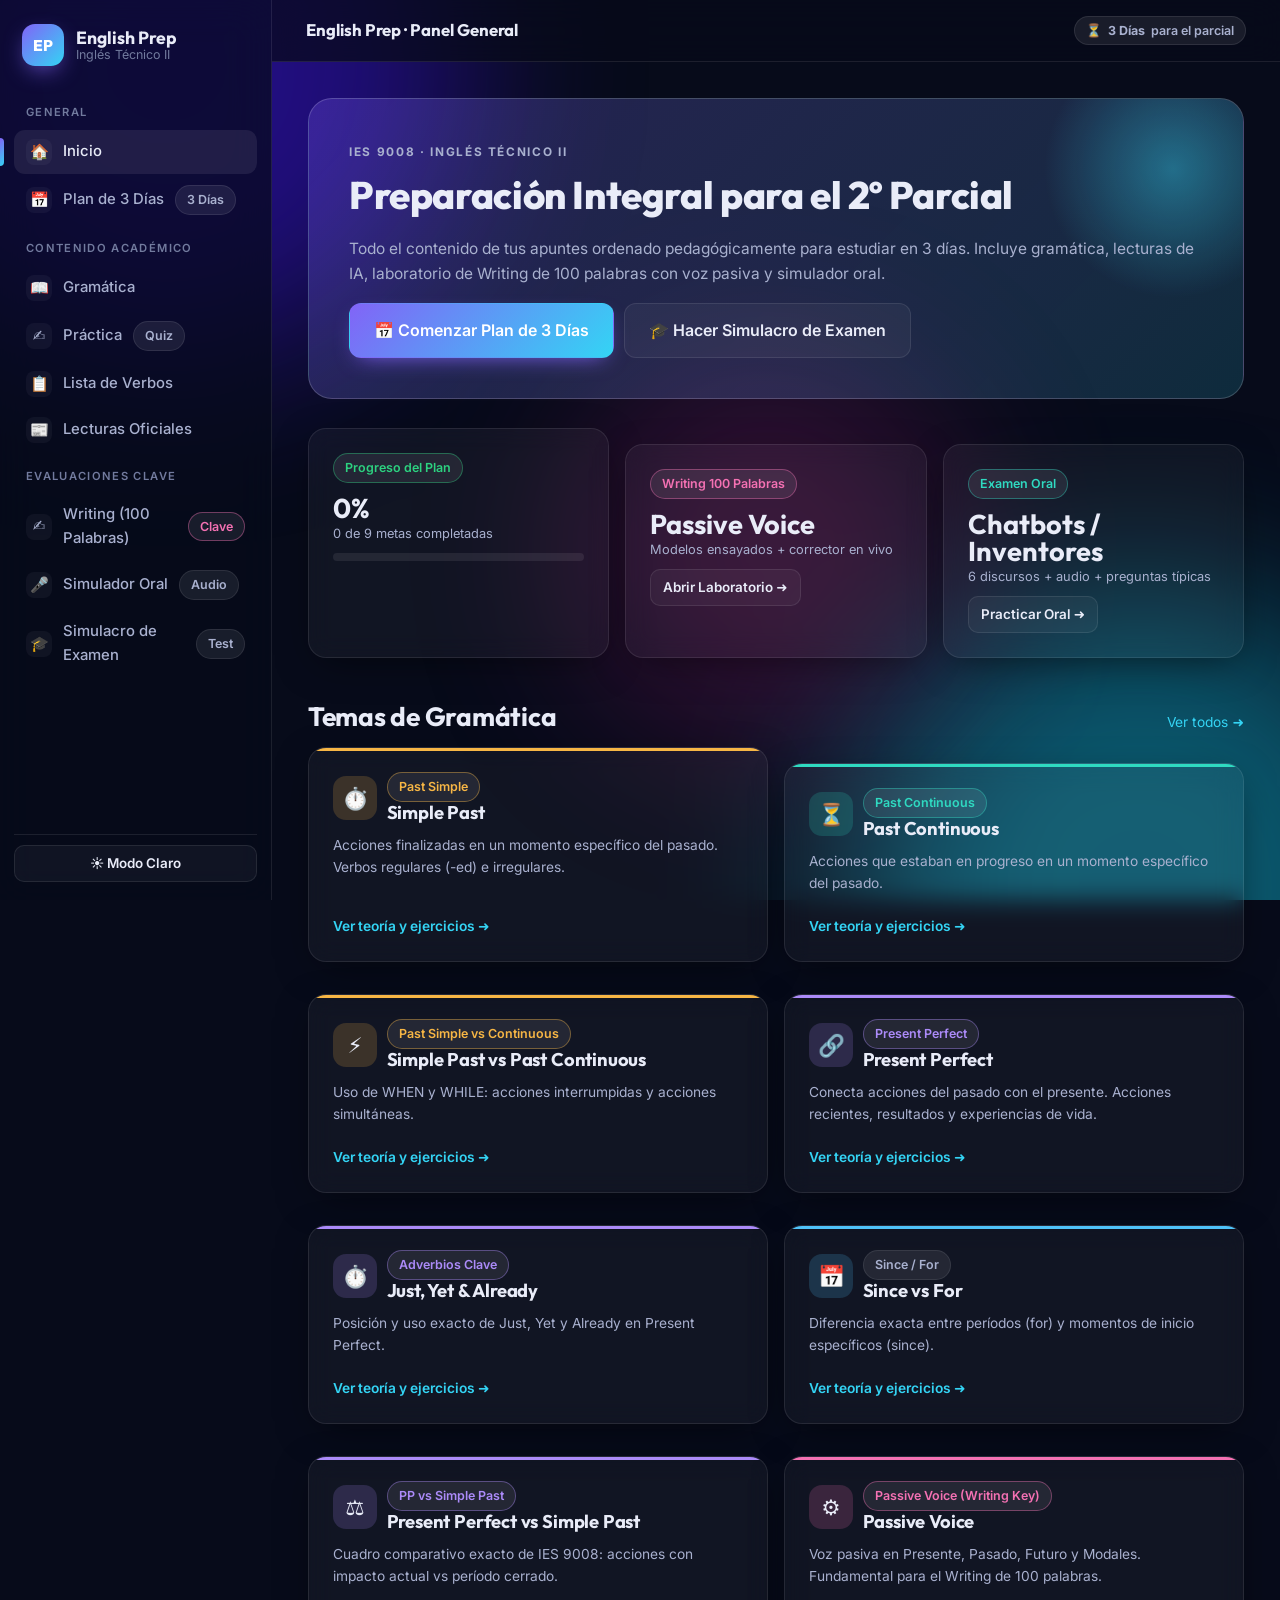
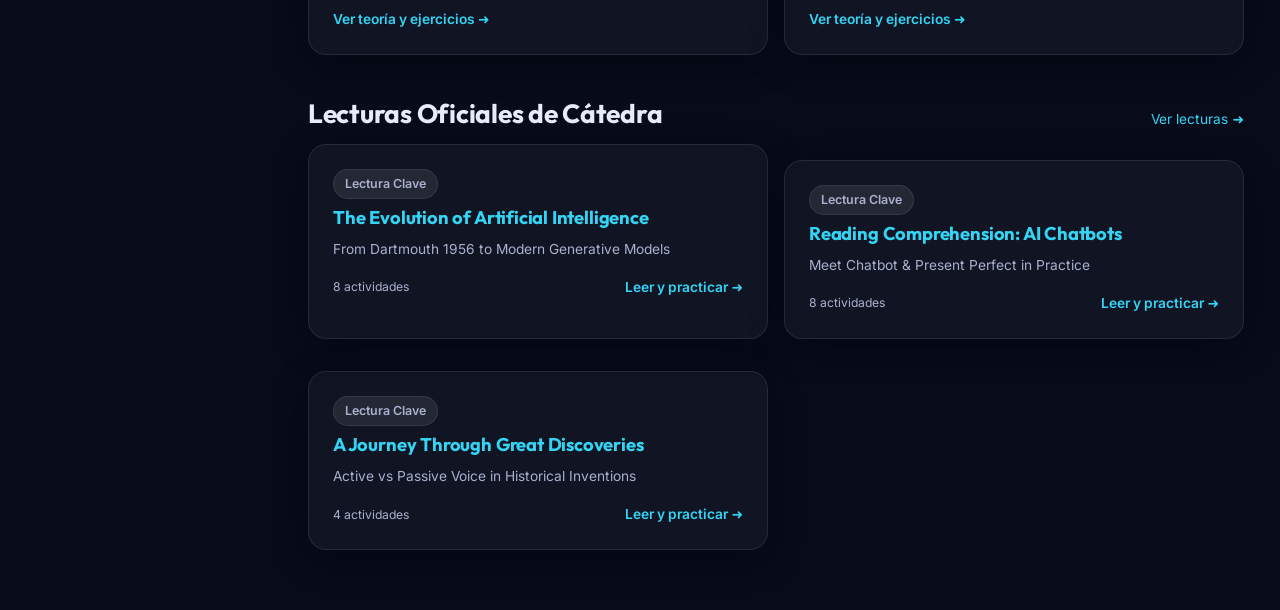
<file: index.html>
<!DOCTYPE html>
<html lang="es">
<head>
  <meta charset="UTF-8">
  <meta http-equiv="refresh" content="0; url=app/index.html">
  <title>English Prep · Redirigiendo...</title>
</head>
<body>
  <p>Redirigiendo a <a href="app/index.html">English Prep</a>...</p>
  <script>window.location.replace("app/index.html");</script>
</body>
</html>
</file>
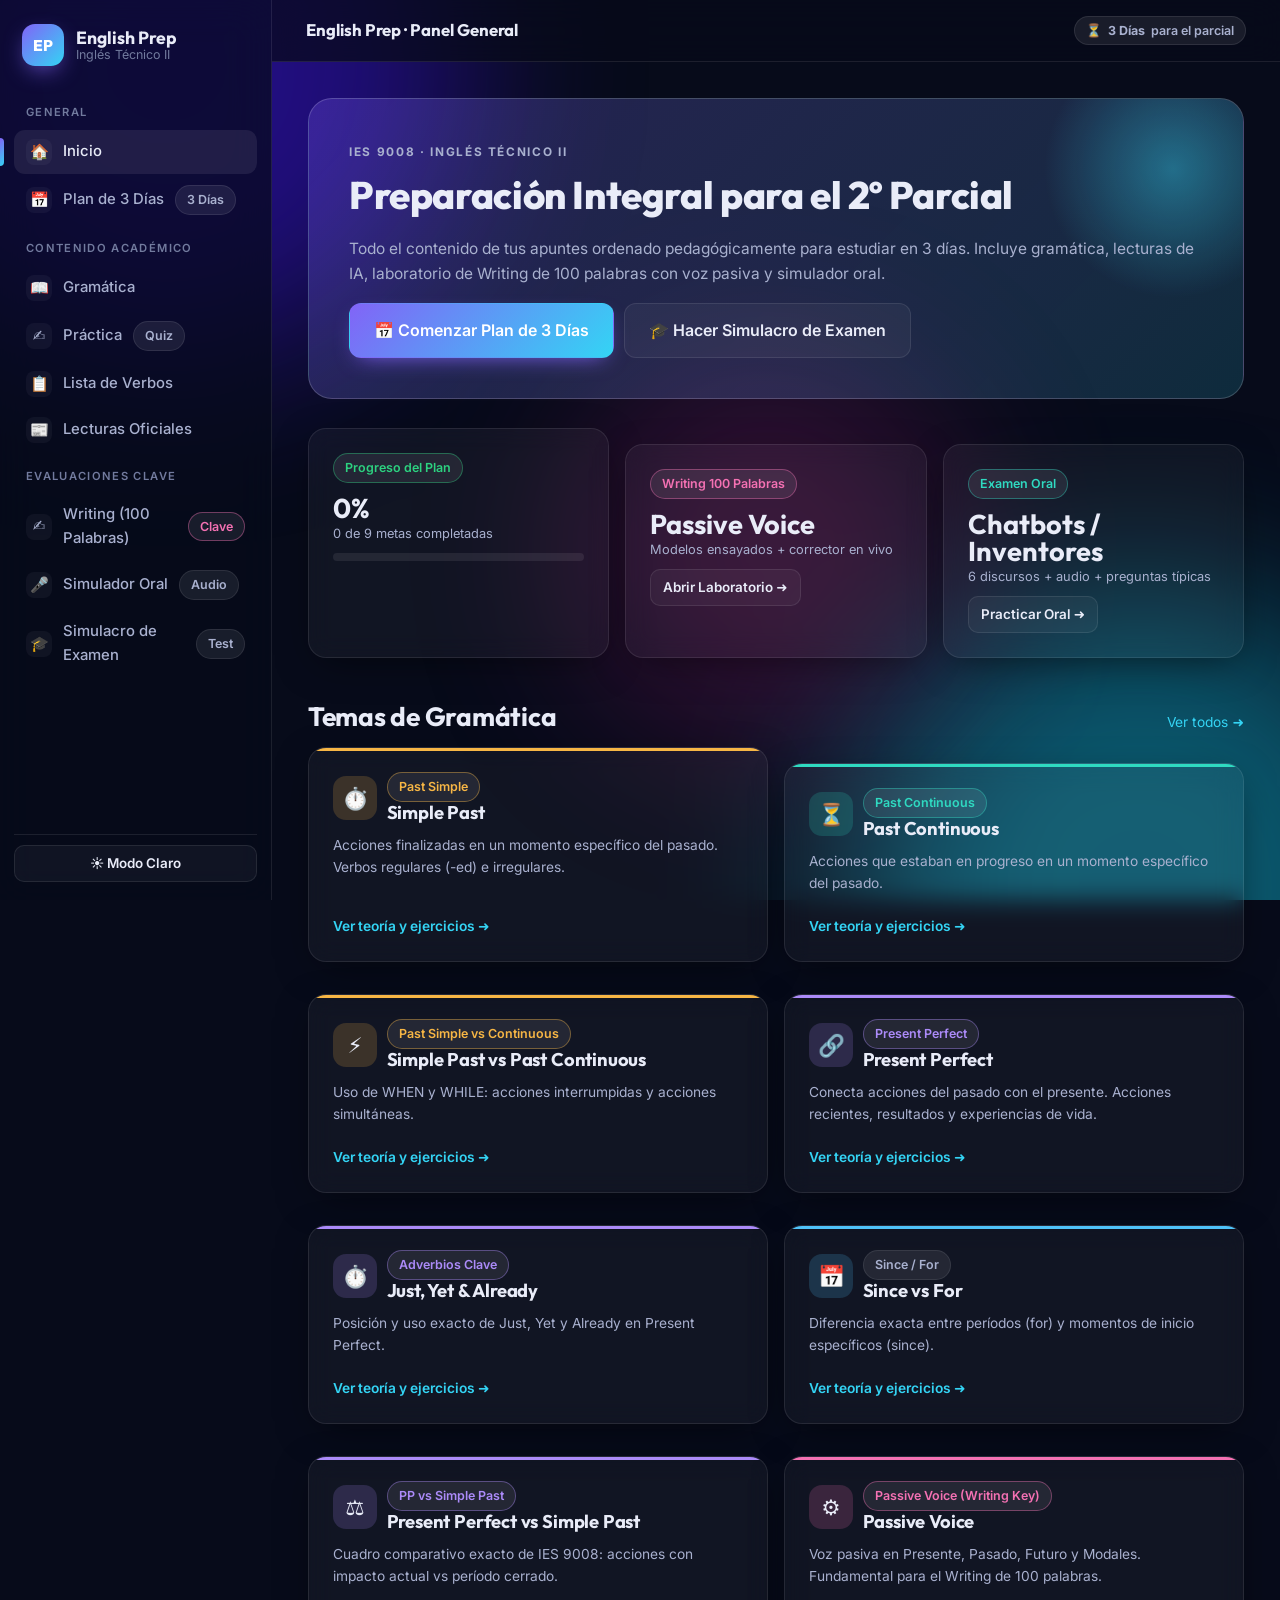
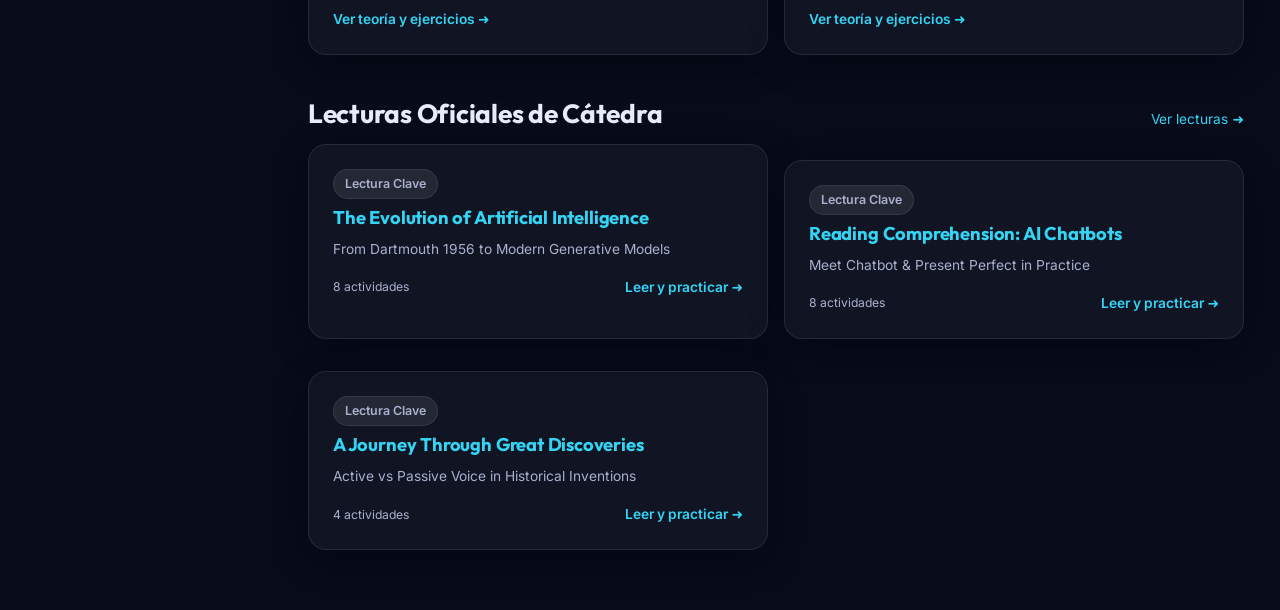
<file: app/index.html>
<!DOCTYPE html>
<html lang="es" data-theme="dark">
<head>
  <meta charset="UTF-8">
  <meta name="viewport" content="width=device-width, initial-scale=1, viewport-fit=cover">
  <title>English Prep · Inglés Técnico II — Repaso para el parcial</title>
  <meta name="description" content="Aplicación interactiva para repasar Inglés Técnico II: Simple Past, Past Continuous, Present Perfect, Since/For, Just/Yet/Already, Passive Voice, writing de 100 palabras y oral sobre chatbots e inventores.">
  <meta name="theme-color" content="#070b1a">
  <link rel="preconnect" href="https://fonts.googleapis.com">
  <link rel="preconnect" href="https://fonts.gstatic.com" crossorigin>
  <link href="https://fonts.googleapis.com/css2?family=Inter:wght@400;500;600;700&family=Outfit:wght@500;600;700;800&display=swap" rel="stylesheet">
  <link rel="stylesheet" href="css/styles.css">
</head>
<body>
  <div class="bg-blobs" aria-hidden="true"><span></span><span></span><span></span></div>

  <div class="app">
    <aside class="sidebar" id="sidebar" aria-label="Navegación principal">
      <a class="brand" href="#/">
        <span class="brand-logo">EP</span>
        <span class="brand-text"><strong>English Prep</strong><small>Inglés Técnico II</small></span>
      </a>
      <nav id="side-nav" class="side-nav"></nav>
      <div class="sidebar-foot">
        <button class="btn ghost sm full" id="theme-toggle" type="button"></button>
      </div>
    </aside>
    <div class="scrim" id="scrim"></div>

    <div class="main-wrap">
      <header class="topbar">
        <button class="icon-btn" id="menu-btn" type="button" aria-label="Abrir menú"></button>
        <div class="topbar-title" id="topbar-title">English Prep</div>
        <div class="topbar-actions">
          <span class="pill countdown-pill" id="countdown-pill"></span>
        </div>
      </header>
      <main id="view" class="view" tabindex="-1"></main>
    </div>

    <nav class="bottom-nav" id="bottom-nav" aria-label="Navegación móvil"></nav>
  </div>

  <div id="toast" class="toast" role="status" aria-live="polite"></div>

  <script src="js/helpers.js"></script>
  <script src="js/data/grammar-past.js"></script>
  <script src="js/data/grammar-perfect.js"></script>
  <script src="js/data/grammar-passive.js"></script>
  <script src="js/data/verbs.js"></script>
  <script src="js/data/readings.js"></script>
  <script src="js/data/writing.js"></script>
  <script src="js/data/oral.js"></script>
  <script src="js/engine.js"></script>
  <script src="js/app.js"></script>
</body>
</html>
</file>
<file: app/css/styles.css>
/* =========================================================
   English Prep — Design system
   ========================================================= */
:root {
  --font-body: 'Inter', system-ui, -apple-system, Segoe UI, Roboto, sans-serif;
  --font-head: 'Outfit', 'Inter', system-ui, sans-serif;

  /* Tense colour language (used everywhere, consistently) */
  --c-ps: hsl(38, 92%, 62%);    /* Simple Past        – amber   */
  --c-pc: hsl(171, 70%, 52%);   /* Past Continuous    – teal    */
  --c-pp: hsl(258, 90%, 76%);   /* Present Perfect    – violet  */
  --c-pv: hsl(330, 86%, 70%);   /* Passive Voice      – pink    */
  --c-sf: hsl(199, 92%, 64%);   /* Since / For        – sky     */
  --c-ok: hsl(150, 65%, 50%);
  --c-bad: hsl(355, 85%, 64%);
  --c-warn: hsl(40, 95%, 58%);

  --accent: hsl(252, 90%, 68%);
  --accent-2: hsl(190, 90%, 58%);
  --grad: linear-gradient(135deg, var(--accent) 0%, var(--accent-2) 100%);

  --radius: 18px;
  --radius-sm: 12px;
  --sidebar-w: 272px;
  --topbar-h: 62px;
  --bottom-h: 66px;
  --ease: cubic-bezier(.2, .8, .2, 1);
}

[data-theme="dark"] {
  --bg: #070b1a;
  --bg-2: #0d1328;
  --surface: rgba(255, 255, 255, .045);
  --surface-2: rgba(255, 255, 255, .08);
  --surface-solid: #111832;
  --border: rgba(255, 255, 255, .09);
  --border-strong: rgba(255, 255, 255, .18);
  --text: #e9ecf8;
  --text-2: #a9b1cf;
  --text-3: #727b9e;
  --shadow: 0 10px 40px -12px rgba(0, 0, 0, .6);
  --blob-op: .55;
}

[data-theme="light"] {
  --bg: #f3f5fc;
  --bg-2: #e9edf9;
  --surface: rgba(255, 255, 255, .72);
  --surface-2: rgba(255, 255, 255, .95);
  --surface-solid: #ffffff;
  --border: rgba(20, 30, 80, .10);
  --border-strong: rgba(20, 30, 80, .22);
  --text: #141a33;
  --text-2: #49516f;
  --text-3: #7a82a3;
  --shadow: 0 10px 34px -14px rgba(30, 40, 100, .28);
  --blob-op: .28;
  --c-ps: hsl(32, 90%, 45%);
  --c-pc: hsl(172, 75%, 32%);
  --c-pp: hsl(258, 70%, 55%);
  --c-pv: hsl(330, 75%, 50%);
  --c-sf: hsl(199, 85%, 40%);
  --c-ok: hsl(150, 65%, 36%);
  --c-bad: hsl(355, 75%, 50%);
}

* { box-sizing: border-box; }
html { -webkit-text-size-adjust: 100%; scroll-behavior: smooth; }
body {
  margin: 0;
  font-family: var(--font-body);
  font-size: 15.5px;
  line-height: 1.6;
  color: var(--text);
  background: var(--bg);
  min-height: 100vh;
  overflow-x: hidden;
  -webkit-tap-highlight-color: transparent;
}
h1, h2, h3, h4 { font-family: var(--font-head); line-height: 1.2; margin: 0 0 .5em; letter-spacing: -.01em; }
h1 { font-size: clamp(1.7rem, 3.4vw, 2.4rem); font-weight: 800; }
h2 { font-size: clamp(1.3rem, 2.4vw, 1.65rem); font-weight: 700; }
h3 { font-size: 1.15rem; font-weight: 700; }
h4 { font-size: 1rem; font-weight: 600; }
p { margin: 0 0 .8em; }
a { color: var(--accent-2); text-decoration: none; }
button, input, textarea, select { font: inherit; color: inherit; }
::selection { background: color-mix(in srgb, var(--accent) 45%, transparent); }
.muted { color: var(--text-2); }
.small { font-size: .86rem; }
.tiny { font-size: .76rem; }
.center { text-align: center; }
.mt-0 { margin-top: 0 } .mt-1 { margin-top: .5rem } .mt-2 { margin-top: 1rem } .mt-3 { margin-top: 1.6rem }
.mb-0 { margin-bottom: 0 } .mb-1 { margin-bottom: .5rem } .mb-2 { margin-bottom: 1rem } .mb-3 { margin-bottom: 1.6rem }
.row { display: flex; gap: .6rem; align-items: center; flex-wrap: wrap; }
.row.between { justify-content: space-between; }
.stack { display: flex; flex-direction: column; gap: .8rem; }
.hidden { display: none !important; }
.grad-text { background: var(--grad); -webkit-background-clip: text; background-clip: text; color: transparent; }

/* ---------- animated background ---------- */
.bg-blobs { position: fixed; inset: 0; z-index: -1; overflow: hidden; pointer-events: none; }
.bg-blobs span {
  position: absolute; width: 46vmax; height: 46vmax; border-radius: 50%;
  filter: blur(90px); opacity: var(--blob-op);
  animation: drift 26s ease-in-out infinite alternate;
}
.bg-blobs span:nth-child(1) { background: hsl(252, 85%, 45%); top: -18vmax; left: -10vmax; }
.bg-blobs span:nth-child(2) { background: hsl(190, 85%, 38%); bottom: -22vmax; right: -12vmax; animation-delay: -8s; }
.bg-blobs span:nth-child(3) { background: hsl(320, 70%, 40%); top: 40%; left: 45%; width: 30vmax; height: 30vmax; opacity: calc(var(--blob-op) * .5); animation-delay: -15s; }
@keyframes drift { to { transform: translate(6vmax, 4vmax) scale(1.12); } }

/* ---------- layout ---------- */
.app { display: grid; grid-template-columns: var(--sidebar-w) 1fr; min-height: 100vh; }
.sidebar {
  position: sticky; top: 0; height: 100vh; overflow-y: auto;
  padding: 18px 14px; display: flex; flex-direction: column; gap: 10px;
  border-right: 1px solid var(--border);
  background: color-mix(in srgb, var(--bg) 70%, transparent);
  backdrop-filter: blur(18px); -webkit-backdrop-filter: blur(18px);
  z-index: 40;
}
.brand { display: flex; align-items: center; gap: 12px; padding: 6px 8px 14px; color: var(--text); }
.brand-logo {
  width: 42px; height: 42px; border-radius: 13px; display: grid; place-items: center;
  font-family: var(--font-head); font-weight: 800; color: #fff; background: var(--grad);
  box-shadow: 0 8px 24px -8px var(--accent);
}
.brand-text { display: flex; flex-direction: column; line-height: 1.15; }
.brand-text strong { font-family: var(--font-head); font-size: 1.1rem; }
.brand-text small { color: var(--text-3); font-size: .78rem; }
.side-nav { display: flex; flex-direction: column; gap: 2px; flex: 1; }
.nav-label { font-size: .7rem; text-transform: uppercase; letter-spacing: .12em; color: var(--text-3); padding: 14px 12px 6px; font-weight: 600; }
.nav-link {
  display: flex; align-items: center; gap: 11px; padding: 9px 12px; border-radius: 11px;
  color: var(--text-2); font-weight: 500; font-size: .93rem; transition: background .2s, color .2s;
  position: relative;
}
.nav-link:hover { background: var(--surface); color: var(--text); }
.nav-link.active { background: var(--surface-2); color: var(--text); }
.nav-link.active::before { content: ''; position: absolute; left: -14px; top: 8px; bottom: 8px; width: 4px; border-radius: 0 4px 4px 0; background: var(--grad); }
.nav-ico { width: 26px; height: 26px; border-radius: 8px; display: grid; place-items: center; font-size: .95rem; flex: none; background: var(--surface); }
.nav-link .nav-meta { margin-left: auto; font-size: .72rem; color: var(--text-3); }
.nav-dot { width: 8px; height: 8px; border-radius: 50%; margin-left: auto; flex: none; }
.sidebar-foot { padding-top: 10px; border-top: 1px solid var(--border); }

.main-wrap { min-width: 0; display: flex; flex-direction: column; }
.topbar {
  position: sticky; top: 0; z-index: 30; height: var(--topbar-h);
  display: flex; align-items: center; gap: 12px; padding: 0 clamp(14px, 3vw, 34px);
  background: color-mix(in srgb, var(--bg) 72%, transparent);
  backdrop-filter: blur(16px); -webkit-backdrop-filter: blur(16px);
  border-bottom: 1px solid var(--border);
}
.topbar-title { font-family: var(--font-head); font-weight: 700; font-size: 1.05rem; white-space: nowrap; overflow: hidden; text-overflow: ellipsis; flex: 1; }
.topbar-actions { display: flex; gap: 8px; align-items: center; }
.icon-btn {
  display: none; width: 40px; height: 40px; border-radius: 12px; border: 1px solid var(--border);
  background: var(--surface); cursor: pointer; place-items: center; flex: none;
}
.view { padding: clamp(16px, 3vw, 36px); padding-bottom: 60px; max-width: 1180px; width: 100%; margin: 0 auto; outline: none; animation: viewIn .45s var(--ease); }
@keyframes viewIn { from { opacity: 0; transform: translateY(10px); } to { opacity: 1; transform: none; } }
.scrim { display: none; }
.bottom-nav { display: none; }

@media (max-width: 920px) {
  .app { grid-template-columns: 1fr; }
  .sidebar {
    position: fixed; left: 0; top: 0; bottom: 0; width: min(86vw, 310px);
    transform: translateX(-105%); transition: transform .35s var(--ease);
    background: var(--surface-solid); box-shadow: var(--shadow);
  }
  body.menu-open .sidebar { transform: none; }
  .scrim { display: block; position: fixed; inset: 0; background: rgba(0,0,0,.5); opacity: 0; pointer-events: none; transition: opacity .3s; z-index: 35; }
  body.menu-open .scrim { opacity: 1; pointer-events: auto; }
  .icon-btn { display: grid; }
  .view { padding-bottom: calc(var(--bottom-h) + 40px + env(safe-area-inset-bottom)); }
  .bottom-nav {
    display: grid; grid-template-columns: repeat(5, 1fr);
    position: fixed; left: 0; right: 0; bottom: 0; z-index: 30;
    height: calc(var(--bottom-h) + env(safe-area-inset-bottom)); padding-bottom: env(safe-area-inset-bottom);
    background: color-mix(in srgb, var(--surface-solid) 88%, transparent);
    backdrop-filter: blur(16px); -webkit-backdrop-filter: blur(16px);
    border-top: 1px solid var(--border);
  }
  .bottom-nav a {
    display: flex; flex-direction: column; align-items: center; justify-content: center; gap: 2px;
    color: var(--text-3); font-size: .7rem; font-weight: 600;
  }
  .bottom-nav a .bn-ico { font-size: 1.25rem; line-height: 1; transition: transform .2s; }
  .bottom-nav a.active { color: var(--text); }
  .bottom-nav a.active .bn-ico { transform: translateY(-2px) scale(1.1); }
  .countdown-pill { font-size: .72rem !important; }
}

/* ---------- surfaces ---------- */
.card {
  background: var(--surface); border: 1px solid var(--border); border-radius: var(--radius);
  padding: clamp(16px, 2.4vw, 24px); box-shadow: var(--shadow);
  backdrop-filter: blur(12px); -webkit-backdrop-filter: blur(12px);
}
.card.flat { box-shadow: none; }
.card.pad-lg { padding: clamp(20px, 3.4vw, 34px); }
.card + .card { margin-top: 16px; }
.card-title { display: flex; align-items: center; gap: 10px; margin-bottom: 12px; }
.card-title h3 { margin: 0; }
.grid { display: grid; gap: 16px; }
.grid.c2 { grid-template-columns: repeat(auto-fill, minmax(min(100%, 330px), 1fr)); }
.grid.c3 { grid-template-columns: repeat(auto-fill, minmax(min(100%, 250px), 1fr)); }
.grid.c4 { grid-template-columns: repeat(auto-fill, minmax(min(100%, 190px), 1fr)); }
.section { margin-top: 30px; }
.section-head { display: flex; align-items: flex-end; justify-content: space-between; gap: 12px; margin-bottom: 14px; flex-wrap: wrap; }
.section-head h2 { margin: 0; }

.hero {
  position: relative; overflow: hidden; border-radius: 24px; padding: clamp(22px, 4vw, 40px);
  background: linear-gradient(135deg, color-mix(in srgb, var(--accent) 26%, transparent), color-mix(in srgb, var(--accent-2) 16%, transparent));
  border: 1px solid var(--border-strong);
}
.hero::after {
  content: ''; position: absolute; right: -60px; top: -60px; width: 260px; height: 260px; border-radius: 50%;
  background: radial-gradient(circle, color-mix(in srgb, var(--accent-2) 40%, transparent), transparent 70%);
}
.hero > * { position: relative; z-index: 1; }
.hero .eyebrow { text-transform: uppercase; letter-spacing: .14em; font-size: .74rem; font-weight: 700; color: var(--text-2); }

/* ---------- buttons, pills ---------- */
.btn {
  display: inline-flex; align-items: center; justify-content: center; gap: 8px;
  padding: 11px 18px; border-radius: 12px; border: 1px solid transparent; cursor: pointer;
  font-weight: 600; font-size: .93rem; transition: transform .15s, box-shadow .2s, background .2s, border-color .2s;
  background: var(--grad); color: #fff; box-shadow: 0 8px 22px -10px var(--accent); white-space: nowrap;
  text-decoration: none;
}
.btn:hover { transform: translateY(-1px); box-shadow: 0 12px 28px -10px var(--accent); }
.btn:active { transform: translateY(1px) scale(.98); }
.btn:disabled { opacity: .45; cursor: not-allowed; transform: none; }
.btn.ghost { background: var(--surface); color: var(--text); border-color: var(--border); box-shadow: none; }
.btn.ghost:hover { border-color: var(--border-strong); background: var(--surface-2); }
.btn.ok { background: var(--c-ok); box-shadow: none; }
.btn.bad { background: var(--c-bad); box-shadow: none; }
.btn.sm { padding: 7px 12px; font-size: .84rem; border-radius: 10px; }
.btn.full { width: 100%; }
.btn.lg { padding: 14px 24px; font-size: 1rem; }
.pill {
  display: inline-flex; align-items: center; gap: 6px; padding: 4px 11px; border-radius: 999px;
  font-size: .78rem; font-weight: 600; background: var(--surface-2); border: 1px solid var(--border); color: var(--text-2);
  white-space: nowrap;
}
.pill.ps { color: var(--c-ps); border-color: color-mix(in srgb, var(--c-ps) 40%, transparent); }
.pill.pc { color: var(--c-pc); border-color: color-mix(in srgb, var(--c-pc) 40%, transparent); }
.pill.pp { color: var(--c-pp); border-color: color-mix(in srgb, var(--c-pp) 40%, transparent); }
.pill.pv { color: var(--c-pv); border-color: color-mix(in srgb, var(--c-pv) 40%, transparent); }
.pill.ok { color: var(--c-ok); border-color: color-mix(in srgb, var(--c-ok) 40%, transparent); }
.pill.bad { color: var(--c-bad); border-color: color-mix(in srgb, var(--c-bad) 40%, transparent); }

/* ---------- tabs ---------- */
.tabs {
  display: flex; gap: 4px; padding: 4px; border-radius: 14px; background: var(--surface); border: 1px solid var(--border);
  overflow-x: auto; scrollbar-width: none; margin-bottom: 18px; position: sticky; top: calc(var(--topbar-h) + 8px); z-index: 10;
  backdrop-filter: blur(14px); -webkit-backdrop-filter: blur(14px);
}
.tabs::-webkit-scrollbar { display: none; }
.tab {
  flex: 1; min-width: max-content; padding: 9px 14px; border-radius: 10px; border: 0; background: transparent; cursor: pointer;
  font-weight: 600; font-size: .9rem; color: var(--text-2); transition: background .2s, color .2s;
}
.tab:hover { color: var(--text); }
.tab.active { background: var(--surface-2); color: var(--text); box-shadow: 0 2px 10px -4px rgba(0,0,0,.4); }

/* ---------- progress ---------- */
.bar { height: 8px; border-radius: 99px; background: var(--surface-2); overflow: hidden; }
.bar > i { display: block; height: 100%; border-radius: inherit; background: var(--grad); transition: width .6s var(--ease); }
.ring {
  --p: 0; --c: var(--accent); width: 58px; height: 58px; border-radius: 50%; flex: none;
  background: conic-gradient(var(--c) calc(var(--p) * 1%), var(--surface-2) 0);
  display: grid; place-items: center; position: relative;
}
.ring::before { content: ''; position: absolute; inset: 6px; border-radius: 50%; background: var(--surface-solid); }
.ring span { position: relative; font-weight: 700; font-size: .85rem; font-family: var(--font-head); }
.ring.lg { width: 120px; height: 120px; }
.ring.lg::before { inset: 10px; }
.ring.lg span { font-size: 1.6rem; }

/* ---------- topic cards ---------- */
.topic-card {
  display: flex; flex-direction: column; gap: 10px; color: var(--text); position: relative; overflow: hidden;
  transition: transform .25s var(--ease), border-color .25s;
}
.topic-card:hover { transform: translateY(-3px); border-color: var(--border-strong); }
.topic-card::before {
  content: ''; position: absolute; inset: 0 0 auto 0; height: 3px; background: var(--tc, var(--accent));
}
.topic-card .t-ico { width: 44px; height: 44px; border-radius: 13px; display: grid; place-items: center; font-size: 1.35rem; background: color-mix(in srgb, var(--tc) 18%, transparent); }
.topic-card h3 { margin: 0; }
.topic-card .t-foot { display: flex; align-items: center; gap: 10px; margin-top: auto; }
.topic-card .t-foot .bar { flex: 1; }
.topic-card .t-foot .bar > i { background: var(--tc); }

.stat { display: flex; flex-direction: column; gap: 2px; }
.stat b { font-family: var(--font-head); font-size: 1.7rem; line-height: 1; }
.stat span { font-size: .8rem; color: var(--text-2); }

/* ---------- lesson content ---------- */
.lesson h3 { margin-top: 1.4em; }
.lesson h3:first-child { margin-top: 0; }
.formula {
  display: flex; flex-wrap: wrap; gap: 6px; align-items: center; padding: 14px 16px; margin: 12px 0;
  border-radius: 14px; background: var(--surface-2); border: 1px dashed var(--border-strong); font-weight: 600;
}
.formula .fx { padding: 4px 10px; border-radius: 8px; background: var(--surface); border: 1px solid var(--border); }
.formula .fx.k { background: color-mix(in srgb, var(--fc, var(--accent)) 22%, transparent); border-color: color-mix(in srgb, var(--fc, var(--accent)) 45%, transparent); }
.formula .op { color: var(--text-3); }
.tbl-wrap { overflow-x: auto; margin: 12px 0; border-radius: 14px; border: 1px solid var(--border); }
table.tbl { width: 100%; border-collapse: collapse; font-size: .92rem; min-width: 480px; }
table.tbl th, table.tbl td { padding: 10px 14px; text-align: left; border-bottom: 1px solid var(--border); vertical-align: top; }
table.tbl th { background: var(--surface-2); font-family: var(--font-head); font-weight: 600; font-size: .85rem; text-transform: uppercase; letter-spacing: .05em; color: var(--text-2); }
table.tbl tr:last-child td { border-bottom: 0; }
table.tbl tr:hover td { background: var(--surface); }
.callout { display: flex; gap: 12px; padding: 14px 16px; border-radius: 14px; margin: 14px 0; border: 1px solid var(--border); background: var(--surface); }
.callout .c-ico { font-size: 1.2rem; line-height: 1.4; flex: none; }
.callout > div > *:last-child { margin-bottom: 0; }
.callout.tip { border-color: color-mix(in srgb, var(--c-ok) 40%, transparent); background: color-mix(in srgb, var(--c-ok) 9%, transparent); }
.callout.warn { border-color: color-mix(in srgb, var(--c-bad) 40%, transparent); background: color-mix(in srgb, var(--c-bad) 8%, transparent); }
.callout.info { border-color: color-mix(in srgb, var(--accent-2) 40%, transparent); background: color-mix(in srgb, var(--accent-2) 8%, transparent); }
.callout.exam { border-color: color-mix(in srgb, var(--c-warn) 45%, transparent); background: color-mix(in srgb, var(--c-warn) 9%, transparent); }
.ex-list { list-style: none; padding: 0; margin: 10px 0; display: flex; flex-direction: column; gap: 8px; }
.ex-list li { padding: 10px 14px; border-radius: 12px; background: var(--surface); border: 1px solid var(--border); }
.ex-list li .es { display: block; color: var(--text-3); font-size: .86rem; margin-top: 2px; }
.ex-list li.bad { border-color: color-mix(in srgb, var(--c-bad) 35%, transparent); }
.ex-list li.good { border-color: color-mix(in srgb, var(--c-ok) 35%, transparent); }
.wrong-mark { color: var(--c-bad); font-weight: 700; margin-right: 6px; }
.right-mark { color: var(--c-ok); font-weight: 700; margin-right: 6px; }
.compare { display: grid; grid-template-columns: repeat(auto-fit, minmax(min(100%, 260px), 1fr)); gap: 14px; margin: 14px 0; }
.compare > div { padding: 16px; border-radius: 14px; border: 1px solid var(--border); background: var(--surface); }
.compare > div h4 { margin-bottom: 8px; }

/* timeline diagram */
.timeline { position: relative; margin: 22px 0 10px; padding: 34px 10px 28px; }
.timeline .tl-line { position: absolute; left: 10px; right: 10px; top: 50%; height: 3px; background: var(--border-strong); border-radius: 3px; }
.timeline .tl-line::after { content: ''; position: absolute; right: -2px; top: -5px; border: 6px solid transparent; border-left: 10px solid var(--border-strong); }
.timeline .tl-now { position: absolute; top: 8px; bottom: 6px; width: 2px; background: var(--accent-2); }
.timeline .tl-now::after { content: 'NOW'; position: absolute; top: -18px; left: 50%; transform: translateX(-50%); font-size: .68rem; font-weight: 700; color: var(--accent-2); letter-spacing: .1em; }
.timeline .tl-x { position: absolute; top: 50%; transform: translate(-50%, -50%); font-weight: 800; font-size: 1.2rem; }
.timeline .tl-bar { position: absolute; top: calc(50% - 7px); height: 14px; border-radius: 7px; opacity: .85; }
.timeline .tl-lbl { position: absolute; font-size: .74rem; color: var(--text-2); transform: translateX(-50%); white-space: nowrap; }
.timeline .tl-lbl.b { bottom: 0; }
.timeline .tl-lbl.t { top: 4px; }

/* grammar highlights */
.hl-ps, .hl-pc, .hl-pp, .hl-pv, .hl-sf, .hl-ad { border-radius: 5px; padding: 0 3px; font-weight: 600; }
.hl-ps { color: var(--c-ps); background: color-mix(in srgb, var(--c-ps) 13%, transparent); }
.hl-pc { color: var(--c-pc); background: color-mix(in srgb, var(--c-pc) 13%, transparent); }
.hl-pp { color: var(--c-pp); background: color-mix(in srgb, var(--c-pp) 15%, transparent); }
.hl-pv { color: var(--c-pv); background: color-mix(in srgb, var(--c-pv) 14%, transparent); }
.hl-sf { color: var(--c-sf); background: color-mix(in srgb, var(--c-sf) 14%, transparent); }
.hl-ad { color: var(--c-warn); background: color-mix(in srgb, var(--c-warn) 12%, transparent); }
.plain-mode .hl-ps, .plain-mode .hl-pc, .plain-mode .hl-pp, .plain-mode .hl-pv, .plain-mode .hl-sf, .plain-mode .hl-ad { color: inherit; background: none; font-weight: inherit; padding: 0; }
.legend { display: flex; flex-wrap: wrap; gap: 8px; }

.gloss { border-bottom: 1.5px dotted var(--text-3); cursor: help; position: relative; }
.gloss:hover, .gloss.show { border-bottom-color: var(--accent-2); }
.gloss .gl-pop {
  position: absolute; left: 50%; bottom: calc(100% + 8px); transform: translateX(-50%) translateY(4px); opacity: 0; pointer-events: none;
  background: var(--surface-solid); border: 1px solid var(--border-strong); padding: 6px 10px; border-radius: 10px; font-size: .8rem;
  white-space: nowrap; box-shadow: var(--shadow); transition: opacity .15s, transform .15s; z-index: 20; color: var(--text); font-weight: 500;
}
.gloss:hover .gl-pop, .gloss.show .gl-pop { opacity: 1; transform: translateX(-50%); }

/* ---------- quiz engine ---------- */
.quiz-head { display: flex; align-items: center; gap: 12px; margin-bottom: 16px; }
.quiz-head .bar { flex: 1; }
.q-card { animation: qIn .35s var(--ease); }
@keyframes qIn { from { opacity: 0; transform: translateX(16px); } to { opacity: 1; transform: none; } }
.q-type { font-size: .74rem; text-transform: uppercase; letter-spacing: .1em; color: var(--text-3); font-weight: 700; margin-bottom: 6px; }
.q-text { font-size: 1.12rem; font-weight: 500; margin-bottom: 18px; line-height: 1.7; }
.q-source { font-size: .8rem; color: var(--text-3); margin-bottom: 14px; padding: 8px 12px; border-left: 3px solid var(--accent); background: var(--surface); border-radius: 0 8px 8px 0; }
.opts { display: grid; gap: 10px; }
.opt {
  display: flex; align-items: center; gap: 12px; text-align: left; padding: 13px 16px; border-radius: 13px; cursor: pointer;
  background: var(--surface); border: 1.5px solid var(--border); font-size: 1rem; transition: border-color .2s, background .2s, transform .15s;
}
.opt:hover:not(:disabled) { border-color: var(--border-strong); background: var(--surface-2); transform: translateX(2px); }
.opt .opt-k { width: 28px; height: 28px; border-radius: 8px; display: grid; place-items: center; flex: none; font-size: .8rem; font-weight: 700; background: var(--surface-2); color: var(--text-2); }
.opt.correct { border-color: var(--c-ok); background: color-mix(in srgb, var(--c-ok) 14%, transparent); }
.opt.correct .opt-k { background: var(--c-ok); color: #fff; }
.opt.wrong { border-color: var(--c-bad); background: color-mix(in srgb, var(--c-bad) 12%, transparent); animation: shake .4s; }
.opt.wrong .opt-k { background: var(--c-bad); color: #fff; }
.opt:disabled { cursor: default; }
@keyframes shake { 20%, 60% { transform: translateX(-5px); } 40%, 80% { transform: translateX(5px); } }
.blank-input {
  display: inline-block; min-width: 130px; width: auto; padding: 4px 10px; margin: 2px 3px; border-radius: 9px;
  border: 1.5px solid var(--border-strong); background: var(--surface-2); font-weight: 600; font-size: 1rem; outline: none;
  transition: border-color .2s, box-shadow .2s;
}
.blank-input:focus { border-color: var(--accent); box-shadow: 0 0 0 3px color-mix(in srgb, var(--accent) 25%, transparent); }
.blank-input.correct { border-color: var(--c-ok); color: var(--c-ok); }
.blank-input.wrong { border-color: var(--c-bad); color: var(--c-bad); text-decoration: line-through; }
.text-input, textarea.text-input, select.text-input {
  width: 100%; padding: 12px 14px; border-radius: 12px; border: 1.5px solid var(--border-strong); background: var(--surface-2);
  font-size: 1rem; outline: none; transition: border-color .2s, box-shadow .2s;
}
.text-input:focus { border-color: var(--accent); box-shadow: 0 0 0 3px color-mix(in srgb, var(--accent) 25%, transparent); }
.text-input.correct { border-color: var(--c-ok); }
.text-input.wrong { border-color: var(--c-bad); }
.src-sentence { font-size: 1.1rem; padding: 12px 16px; border-radius: 12px; background: var(--surface-2); margin-bottom: 12px; font-weight: 500; }
.order-zone { min-height: 56px; padding: 10px; border-radius: 13px; border: 1.5px dashed var(--border-strong); display: flex; flex-wrap: wrap; gap: 8px; margin-bottom: 12px; align-items: center; }
.order-zone.empty::before { content: 'Tocá las palabras en orden…'; color: var(--text-3); font-size: .9rem; padding-left: 4px; }
.order-bank { display: flex; flex-wrap: wrap; gap: 8px; }
.chip {
  padding: 8px 13px; border-radius: 10px; border: 1px solid var(--border-strong); background: var(--surface-2); cursor: pointer;
  font-weight: 500; transition: transform .15s, background .2s, opacity .2s; user-select: none;
}
.chip:hover { transform: translateY(-2px); }
.chip.used { opacity: .25; pointer-events: none; }
.chip.placed { background: color-mix(in srgb, var(--accent) 22%, transparent); border-color: color-mix(in srgb, var(--accent) 50%, transparent); }
.feedback { margin-top: 18px; padding: 14px 16px; border-radius: 14px; animation: qIn .3s var(--ease); }
.feedback.ok { background: color-mix(in srgb, var(--c-ok) 12%, transparent); border: 1px solid color-mix(in srgb, var(--c-ok) 40%, transparent); }
.feedback.bad { background: color-mix(in srgb, var(--c-bad) 10%, transparent); border: 1px solid color-mix(in srgb, var(--c-bad) 38%, transparent); }
.feedback .fb-title { font-weight: 700; font-family: var(--font-head); font-size: 1.05rem; margin-bottom: 4px; }
.feedback .fb-answer { margin: 6px 0; }
.feedback .fb-explain { color: var(--text-2); font-size: .93rem; margin-top: 6px; }
.feedback .fb-explain b { color: var(--text); }
.hint-box { margin-top: 12px; padding: 10px 14px; border-radius: 12px; background: color-mix(in srgb, var(--c-warn) 10%, transparent); border: 1px solid color-mix(in srgb, var(--c-warn) 35%, transparent); font-size: .92rem; }
.q-actions { display: flex; gap: 10px; margin-top: 20px; flex-wrap: wrap; }
.q-actions .spacer { flex: 1; }
.result-hero { text-align: center; padding: 20px 0; }
.result-hero .ring { margin: 0 auto 16px; }
.confetti { position: fixed; inset: 0; pointer-events: none; z-index: 100; overflow: hidden; }
.confetti i { position: absolute; top: -12px; width: 9px; height: 14px; border-radius: 2px; animation: fall linear forwards; }
@keyframes fall { to { transform: translateY(105vh) rotate(720deg); } }

.set-card { display: flex; gap: 14px; align-items: center; cursor: pointer; transition: transform .2s, border-color .2s; color: var(--text); }
.set-card:hover { transform: translateY(-2px); border-color: var(--border-strong); }
.set-card .set-body { flex: 1; min-width: 0; }
.set-card h4 { margin: 0 0 2px; }
.set-card p { margin: 0; font-size: .85rem; color: var(--text-2); }

/* ---------- flashcards ---------- */
.flash-wrap { perspective: 1200px; max-width: 520px; margin: 0 auto; }
.flash {
  position: relative; height: 260px; transform-style: preserve-3d; transition: transform .6s var(--ease); cursor: pointer;
}
.flash.flipped { transform: rotateY(180deg); }
.flash-face {
  position: absolute; inset: 0; backface-visibility: hidden; -webkit-backface-visibility: hidden; border-radius: 22px;
  display: flex; flex-direction: column; align-items: center; justify-content: center; text-align: center; padding: 24px;
  border: 1px solid var(--border-strong); background: var(--surface-solid); box-shadow: var(--shadow);
}
.flash-face.back { transform: rotateY(180deg); background: linear-gradient(135deg, color-mix(in srgb, var(--accent) 20%, var(--surface-solid)), color-mix(in srgb, var(--accent-2) 14%, var(--surface-solid))); }
.flash-face .big { font-family: var(--font-head); font-size: 2.1rem; font-weight: 800; }
.flash-face .forms { display: flex; gap: 10px; flex-wrap: wrap; justify-content: center; margin-top: 8px; }
.flash-face .forms span { padding: 6px 12px; border-radius: 10px; background: var(--surface-2); font-weight: 700; font-size: 1.15rem; }
.flash-face .lbl { font-size: .72rem; text-transform: uppercase; letter-spacing: .12em; color: var(--text-3); margin-top: 10px; }

/* ---------- verbs table ---------- */
.verbs-toolbar { display: flex; gap: 10px; flex-wrap: wrap; align-items: center; margin-bottom: 14px; }
.verbs-toolbar .text-input { flex: 1; min-width: 180px; }
.cell-hidden { filter: blur(6px); cursor: pointer; user-select: none; transition: filter .2s; }
.cell-hidden.revealed { filter: none; }
.speak-btn { border: 0; background: transparent; cursor: pointer; padding: 2px 6px; border-radius: 6px; color: var(--text-3); font-size: .95rem; }
.speak-btn:hover { color: var(--accent-2); background: var(--surface-2); }

/* ---------- writing ---------- */
.editor { width: 100%; min-height: 280px; resize: vertical; line-height: 1.7; font-size: 1.02rem; }
.wc-bar { display: flex; align-items: center; gap: 12px; margin-top: 10px; flex-wrap: wrap; }
.wc-bar .bar { flex: 1; min-width: 120px; }
.wc-count { font-family: var(--font-head); font-weight: 700; font-size: 1.3rem; }
.check-list { list-style: none; padding: 0; margin: 0; display: flex; flex-direction: column; gap: 8px; }
.check-list li { display: flex; gap: 10px; align-items: flex-start; padding: 9px 12px; border-radius: 11px; background: var(--surface); border: 1px solid var(--border); font-size: .92rem; }
.check-list li .ck { width: 22px; height: 22px; border-radius: 7px; flex: none; display: grid; place-items: center; font-size: .8rem; font-weight: 800; background: var(--surface-2); color: var(--text-3); }
.check-list li.done .ck { background: var(--c-ok); color: #fff; }
.check-list li.done { border-color: color-mix(in srgb, var(--c-ok) 35%, transparent); }
.preview-box { padding: 16px; border-radius: 14px; background: var(--surface-2); line-height: 1.8; min-height: 80px; white-space: pre-wrap; }
.model-text { line-height: 1.85; font-size: 1.02rem; }
.connectors { display: flex; flex-wrap: wrap; gap: 6px; }
.connectors span { padding: 5px 10px; border-radius: 9px; background: var(--surface-2); border: 1px solid var(--border); font-size: .86rem; font-weight: 500; }

/* ---------- oral ---------- */
.person-card { display: flex; gap: 14px; align-items: center; color: var(--text); cursor: pointer; transition: transform .2s, border-color .2s; }
.person-card:hover { transform: translateY(-3px); border-color: var(--border-strong); }
.avatar { width: 56px; height: 56px; border-radius: 16px; display: grid; place-items: center; font-size: 1.7rem; flex: none; background: var(--grad); color: #fff; font-family: var(--font-head); font-weight: 800; }
.avatar.lg { width: 82px; height: 82px; font-size: 2.4rem; border-radius: 22px; }
.facts { display: grid; grid-template-columns: repeat(auto-fit, minmax(min(100%, 160px), 1fr)); gap: 10px; margin: 14px 0; }
.fact { padding: 12px 14px; border-radius: 12px; background: var(--surface); border: 1px solid var(--border); }
.fact small { display: block; font-size: .7rem; text-transform: uppercase; letter-spacing: .1em; color: var(--text-3); font-weight: 700; }
.fact b { font-weight: 600; }
.script { font-size: 1.06rem; line-height: 1.95; }
.script p { margin-bottom: 1em; }
.script .tr { display: block; color: var(--text-3); font-size: .9rem; line-height: 1.55; margin-top: 4px; font-style: italic; }
.hide-tr .script .tr { display: none; }
.script .sent { transition: background .2s; border-radius: 6px; }
.script .sent.reading { background: color-mix(in srgb, var(--accent-2) 22%, transparent); }
.memo-w { transition: color .2s, background .2s; border-radius: 4px; }
.memo-w.masked { color: transparent; background: var(--surface-2); cursor: pointer; }
.memo-w.masked.peek { color: var(--text); }
.teleprompter {
  position: fixed; inset: 0; z-index: 90; background: var(--bg); display: flex; flex-direction: column; padding: 20px;
}
.teleprompter .tp-body { flex: 1; overflow-y: auto; font-size: clamp(1.4rem, 3.5vw, 2.3rem); line-height: 1.7; font-family: var(--font-head); font-weight: 500; padding: 30vh 4vw; scroll-behavior: auto; }
.teleprompter .tp-bar { display: flex; gap: 10px; align-items: center; flex-wrap: wrap; padding-top: 12px; border-top: 1px solid var(--border); }
.timer-big { font-family: var(--font-head); font-size: 2.4rem; font-weight: 800; font-variant-numeric: tabular-nums; }
.qa-item { border: 1px solid var(--border); border-radius: 14px; background: var(--surface); overflow: hidden; }
.qa-item + .qa-item { margin-top: 10px; }
.qa-q { width: 100%; text-align: left; padding: 14px 16px; border: 0; background: transparent; cursor: pointer; font-weight: 600; display: flex; gap: 10px; align-items: center; }
.qa-q .chev { margin-left: auto; transition: transform .25s; color: var(--text-3); }
.qa-item.open .qa-q .chev { transform: rotate(180deg); }
.qa-a { display: none; padding: 0 16px 16px; }
.qa-item.open .qa-a { display: block; animation: qIn .3s var(--ease); }
.mic-live { display: inline-flex; align-items: center; gap: 8px; color: var(--c-bad); font-weight: 600; }
.mic-live::before { content: ''; width: 10px; height: 10px; border-radius: 50%; background: var(--c-bad); animation: pulse 1s infinite; }
@keyframes pulse { 50% { opacity: .25; transform: scale(.8); } }
.transcript { padding: 12px 14px; border-radius: 12px; background: var(--surface-2); min-height: 52px; font-size: .98rem; }

/* ---------- plan ---------- */
.day-card .day-num { font-family: var(--font-head); font-weight: 800; font-size: 2.6rem; line-height: 1; }
.task { display: flex; gap: 10px; align-items: flex-start; padding: 10px 12px; border-radius: 12px; border: 1px solid var(--border); background: var(--surface); cursor: pointer; transition: border-color .2s, background .2s; }
.task + .task { margin-top: 8px; }
.task:hover { border-color: var(--border-strong); }
.task input { width: 19px; height: 19px; accent-color: var(--c-ok); margin-top: 2px; flex: none; cursor: pointer; }
.task.done { opacity: .6; }
.task.done .task-t { text-decoration: line-through; }
.task .task-t { flex: 1; font-size: .93rem; }
.task a { font-size: .8rem; font-weight: 600; white-space: nowrap; }

/* ---------- misc ---------- */
.toast {
  position: fixed; left: 50%; bottom: 24px; transform: translate(-50%, 30px); opacity: 0; z-index: 120; pointer-events: none;
  padding: 11px 18px; border-radius: 12px; background: var(--surface-solid); border: 1px solid var(--border-strong); box-shadow: var(--shadow);
  font-weight: 600; font-size: .9rem; transition: opacity .25s, transform .25s var(--ease); max-width: 90vw; text-align: center;
}
.toast.show { opacity: 1; transform: translate(-50%, 0); }
@media (max-width: 920px) { .toast { bottom: calc(var(--bottom-h) + 18px); } }
.empty-state { text-align: center; padding: 40px 20px; color: var(--text-2); }
.empty-state .big-emoji { font-size: 3rem; margin-bottom: 10px; }
.kbd { font-family: ui-monospace, monospace; font-size: .78rem; padding: 2px 6px; border-radius: 6px; border: 1px solid var(--border-strong); background: var(--surface-2); }
.divider { height: 1px; background: var(--border); margin: 20px 0; }
.switch { display: inline-flex; align-items: center; gap: 8px; cursor: pointer; font-size: .88rem; font-weight: 500; user-select: none; }
.switch input { appearance: none; width: 38px; height: 22px; border-radius: 99px; background: var(--surface-2); border: 1px solid var(--border-strong); position: relative; cursor: pointer; transition: background .2s; margin: 0; }
.switch input::after { content: ''; position: absolute; top: 2px; left: 2px; width: 16px; height: 16px; border-radius: 50%; background: var(--text-2); transition: transform .2s var(--ease), background .2s; }
.switch input:checked { background: var(--accent); border-color: var(--accent); }
.switch input:checked::after { transform: translateX(16px); background: #fff; }
.breadcrumb { font-size: .84rem; color: var(--text-3); margin-bottom: 10px; display: flex; gap: 6px; flex-wrap: wrap; align-items: center; }
.breadcrumb a { color: var(--text-2); }
.page-head { display: flex; gap: 16px; align-items: center; margin-bottom: 22px; flex-wrap: wrap; }
.page-head .ph-ico { width: 60px; height: 60px; border-radius: 18px; display: grid; place-items: center; font-size: 1.8rem; background: color-mix(in srgb, var(--tc, var(--accent)) 20%, transparent); border: 1px solid color-mix(in srgb, var(--tc, var(--accent)) 40%, transparent); flex: none; }
.page-head h1 { margin: 0; }
.page-head p { margin: 2px 0 0; color: var(--text-2); }
.sum-block h3 { display: flex; align-items: center; gap: 8px; }
.sum-block ul { margin: 6px 0 0; padding-left: 20px; }
.sum-block li { margin-bottom: 4px; }
@media print {
  .sidebar, .topbar, .bottom-nav, .bg-blobs, .tabs, .btn { display: none !important; }
  .app { display: block; } body { background: #fff; color: #000; }
  .card { box-shadow: none; border: 1px solid #ccc; break-inside: avoid; }
}
@media (prefers-reduced-motion: reduce) { *, *::before, *::after { animation-duration: .01ms !important; transition-duration: .01ms !important; } }
</file>
